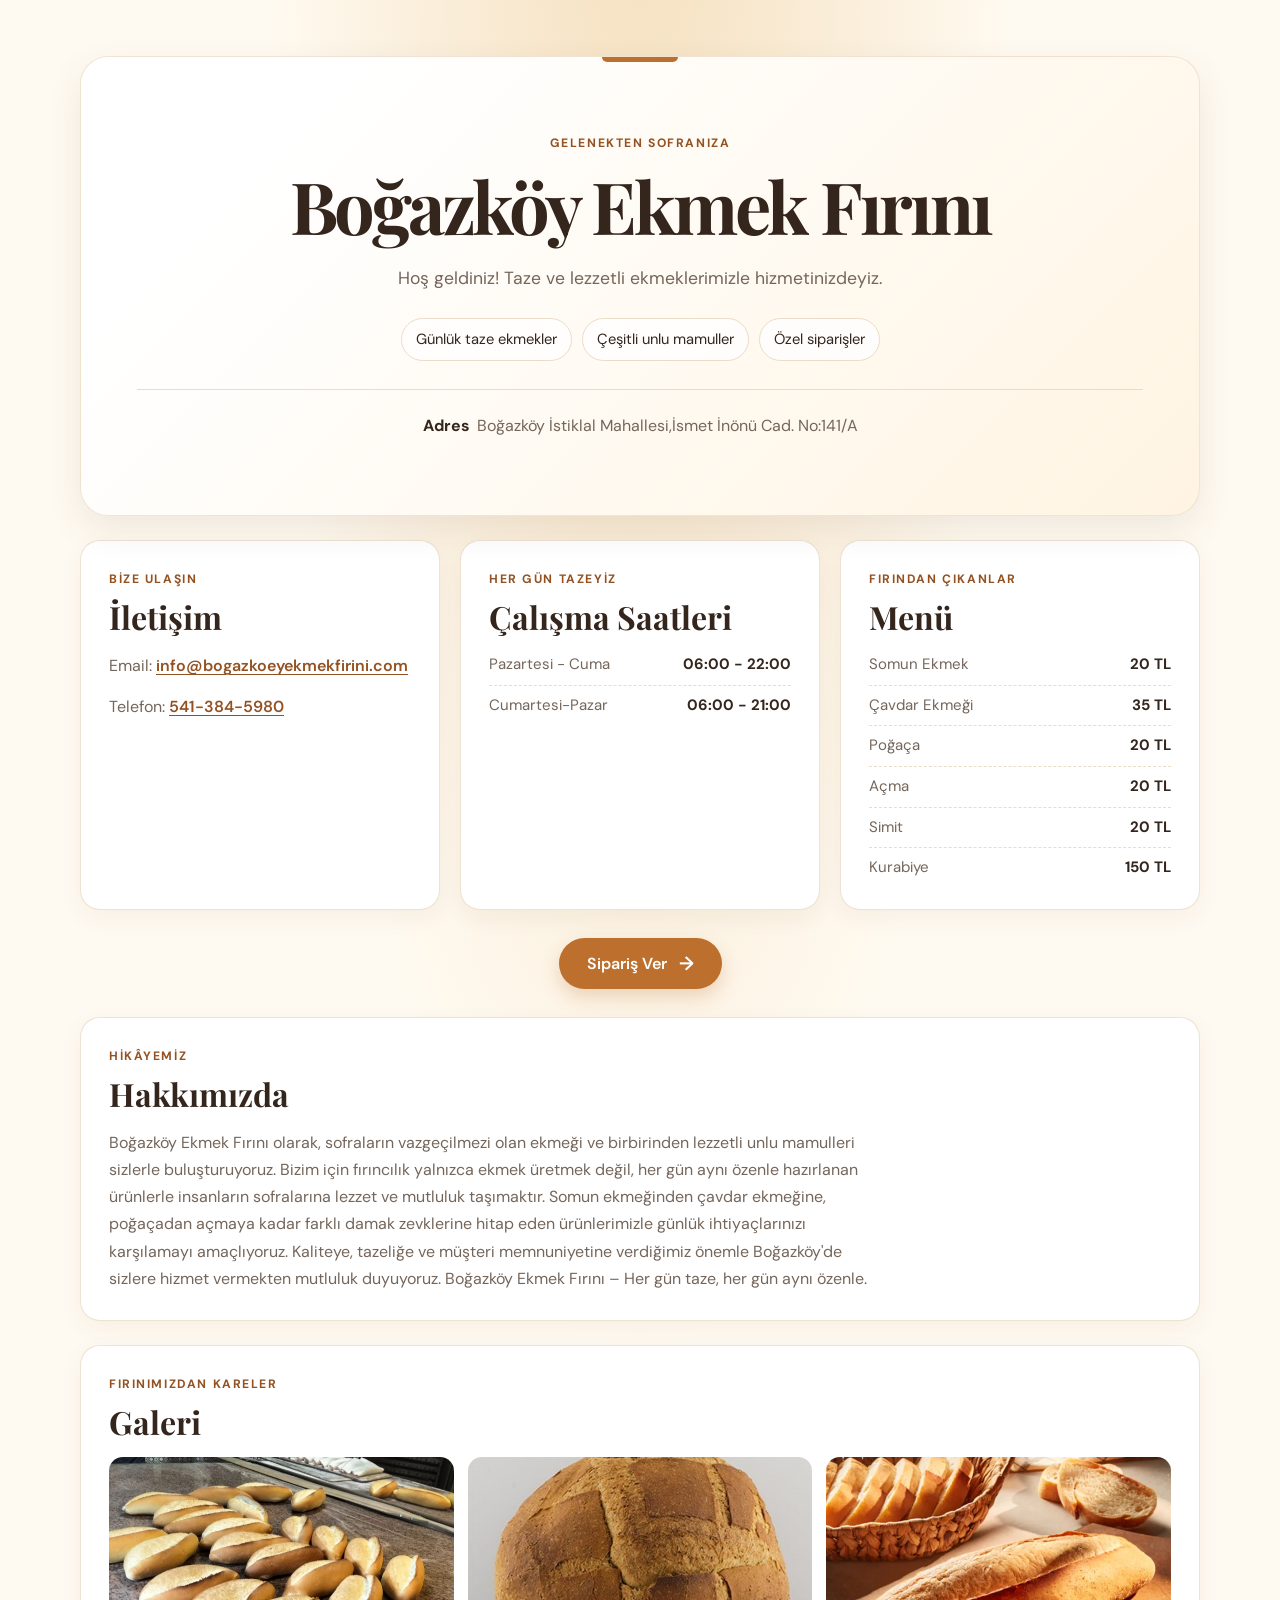
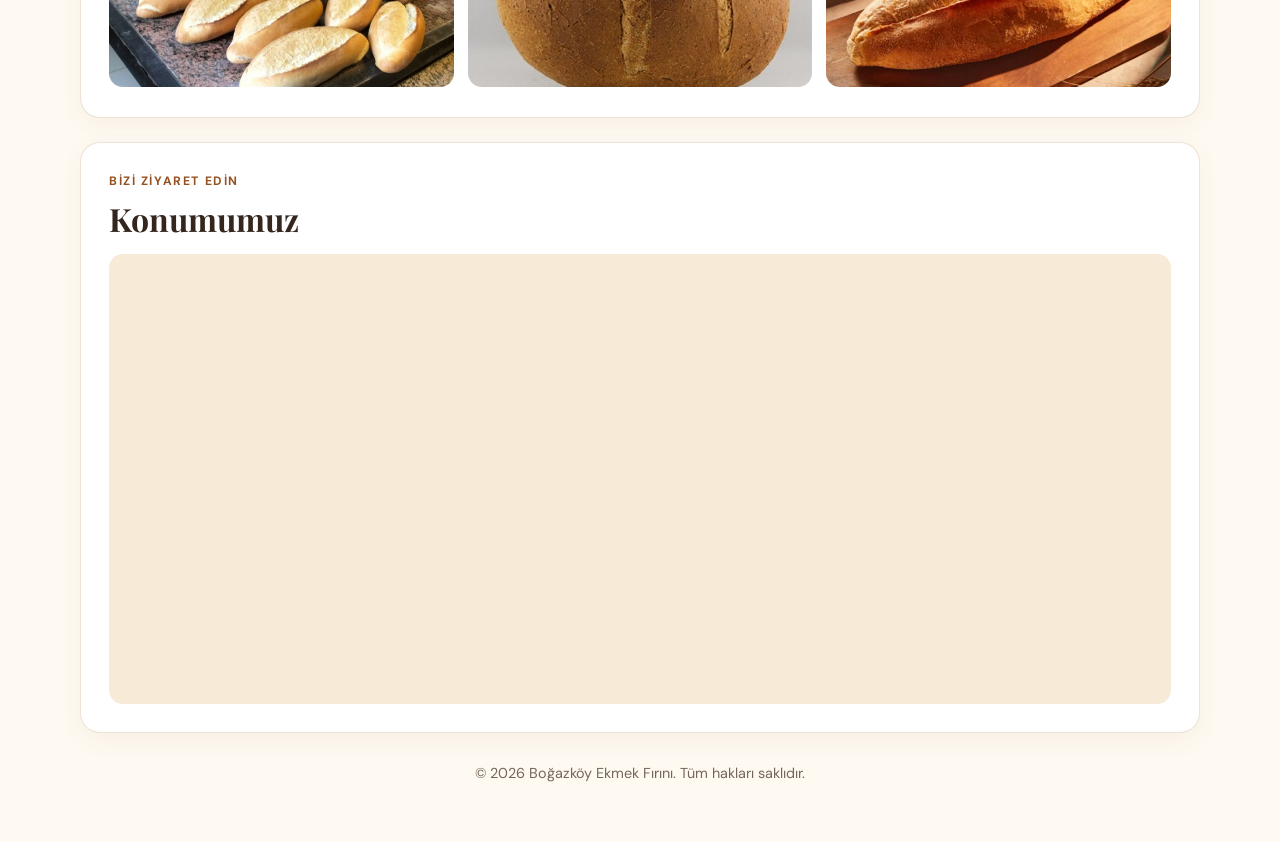
<file: index.html>
<!DOCTYPE html>
<html lang="tr">
<head>
    <meta charset="UTF-8">
    <meta name="viewport" content="width=device-width, initial-scale=1.0">
    <meta name="description" content="Boğazköy Ekmek Fırını - Günlük taze ekmekler ve unlu mamuller.">
    <meta name="theme-color" content="#fffaf1">
    <title>Boğazköy Ekmek Fırını</title>
    <link rel="preconnect" href="https://fonts.googleapis.com">
    <link rel="preconnect" href="https://fonts.gstatic.com" crossorigin>
    <link href="https://fonts.googleapis.com/css2?family=DM+Sans:wght@400;500;600;700&family=Playfair+Display:wght@600;700&display=swap" rel="stylesheet">
    <link rel="stylesheet" href="styles.css">
</head>
<body>
    <a class="skip-link" href="#main-content">İçeriğe geç</a>

    <div class="site-shell">
        <header class="hero">
            <p class="hero-label">Gelenekten sofranıza</p>
            <h1>Boğazköy Ekmek Fırını</h1>
            <p class="hero-intro">Hoş geldiniz! Taze ve lezzetli ekmeklerimizle hizmetinizdeyiz.</p>

            <ul class="hero-highlights" aria-label="Hizmetlerimiz">
                <li>Günlük taze ekmekler</li>
                <li>Çeşitli unlu mamuller</li>
                <li>Özel siparişler</li>
            </ul>

            <div class="hero-details">
                <p><span>Adres</span>Boğazköy İstiklal Mahallesi,İsmet İnönü Cad. No:141/A</p>
            </div>
        </header>

        <main id="main-content">
            <section class="info-grid" aria-label="Fırın bilgileri">
                <article class="card contact-card">
                    <p class="section-kicker">Bize ulaşın</p>
                    <h2>İletişim</h2>
                    <p>Email: <a href="mailto:info@bogazkoeyekmekfirini.com">info@bogazkoeyekmekfirini.com</a></p>
                    <p>Telefon: <a href="tel:+905413845980">541-384-5980</a></p>
                </article>

                <article class="card hours-card">
                    <p class="section-kicker">Her gün tazeyiz</p>
                    <h2>Çalışma Saatleri</h2>
                    <ul class="hours-list">
                        <li><span>Pazartesi - Cuma</span><strong>06:00 - 22:00</strong></li>
                        <li><span>Cumartesi-Pazar</span><strong>06:00 - 21:00</strong></li>

                    </ul>
                </article>

                <article class="card menu-card">
                    <p class="section-kicker">Fırından çıkanlar</p>
                    <h2>Menü</h2>
                    <ul class="menu-list">
                        <li><span>Somun Ekmek</span><strong>20 TL</strong></li>
                        <li><span>Çavdar Ekmeği</span><strong>35 TL</strong></li>
                        <li><span>Poğaça</span><strong>20 TL</strong></li>
                        <li><span>Açma</span><strong>20 TL</strong></li>
                        <li><span>Simit</span><strong>20 TL</strong></li>
                        <li><span>Kurabiye</span><strong>150 TL</strong></li>
                    </ul>
                </article>
            </section>

            <div class="order-area">
                <a href="siparis.html" class="order-button">Sipariş Ver <span aria-hidden="true">→</span></a>
            </div>

            <section class="card about-section">
                <p class="section-kicker">Hikâyemiz</p>
                <h2>Hakkımızda</h2>
                <p>Boğazköy Ekmek Fırını olarak, sofraların vazgeçilmezi olan ekmeği ve birbirinden lezzetli unlu mamulleri sizlerle buluşturuyoruz.

Bizim için fırıncılık yalnızca ekmek üretmek değil, her gün aynı özenle hazırlanan ürünlerle insanların sofralarına lezzet ve mutluluk taşımaktır.

Somun ekmeğinden çavdar ekmeğine, poğaçadan açmaya kadar farklı damak zevklerine hitap eden ürünlerimizle günlük ihtiyaçlarınızı karşılamayı amaçlıyoruz.

Kaliteye, tazeliğe ve müşteri memnuniyetine verdiğimiz önemle Boğazköy'de sizlere hizmet vermekten mutluluk duyuyoruz.

Boğazköy Ekmek Fırını – Her gün taze, her gün aynı özenle.</p>
            </section>

            <section class="card gallery-section">
                <div class="section-heading">
                    <div>
                        <p class="section-kicker">Fırınımızdan kareler</p>
                        <h2>Galeri</h2>
                    </div>
                </div>
                <div class="gallery-grid">
                    <img src="ekmek1.png" alt="Fırından taze çıkan ekmek" loading="lazy">
                    <img src="ekmek2.jpg" alt="Taze ekmek çeşitleri" loading="lazy">
                    <img src="ekmek3.jpg" alt="Günlük unlu mamuller" loading="lazy">
                </div>
            </section>

            <section class="card map-section">
                <p class="section-kicker">Bizi ziyaret edin</p>
                <h2>Konumumuz</h2>
                <div class="map-frame">
                    <iframe src="https://www.google.com/maps/embed?pb=!1m18!1m12!1m3!1d3002.8660962229555!2d28.770862176431745!3d41.181087708765695!2m3!1f0!2f0!3f0!3m2!1i1024!2i768!4f13.1!3m3!1m2!1s0x14caad024abc0ec3%3A0x481b52c6a14ab4de!2zQm_En2F6a8O2eSBFa21layBGxLFyxLFuxLE!5e0!3m2!1str!2str!4v1793452434830!5m2!1str!2str" width="600" height="450" style="border:0;" allowfullscreen="" loading="lazy" referrerpolicy="strict-origin-when-cross-origin"></iframe>
                </div>
            </section>
        </main>

        <footer class="site-footer">
            <p>&copy; 2026 Boğazköy Ekmek Fırını. Tüm hakları saklıdır.</p>
        </footer>
    </div>
</body>
</html>
</file>
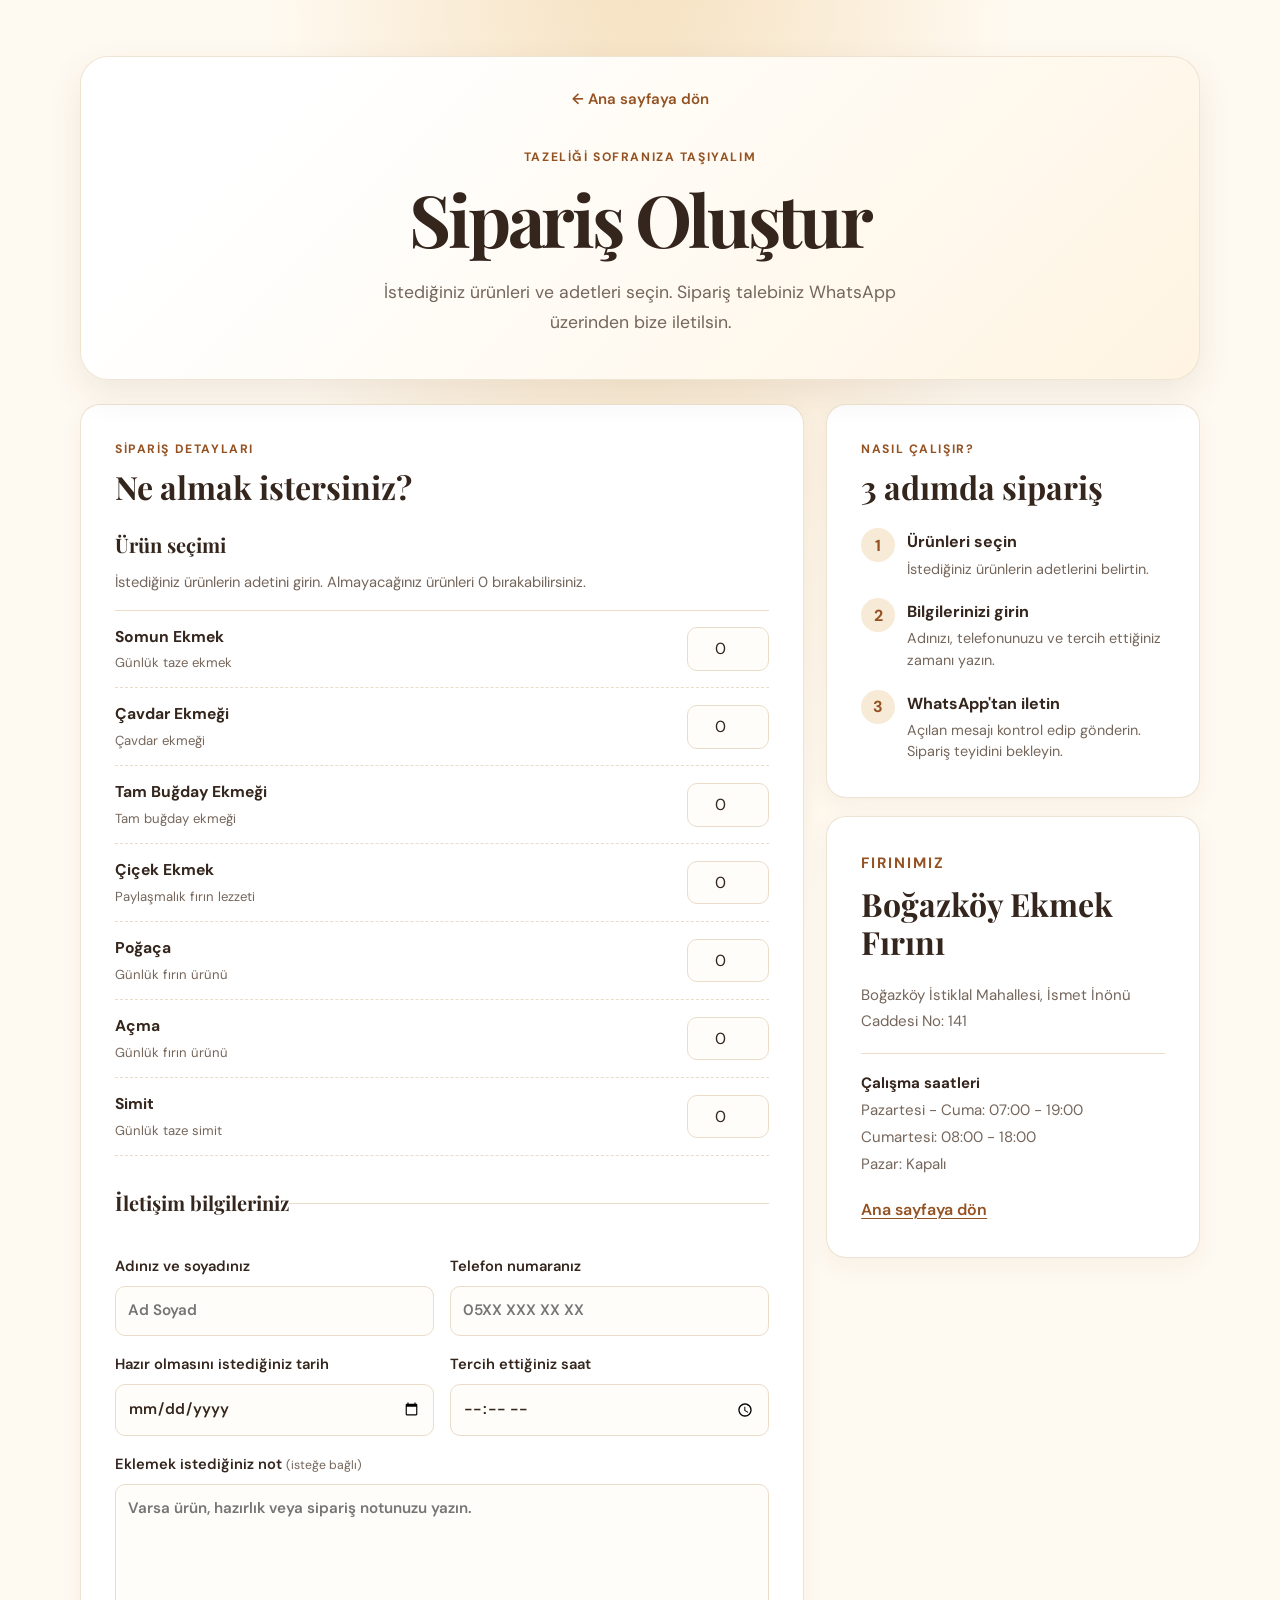
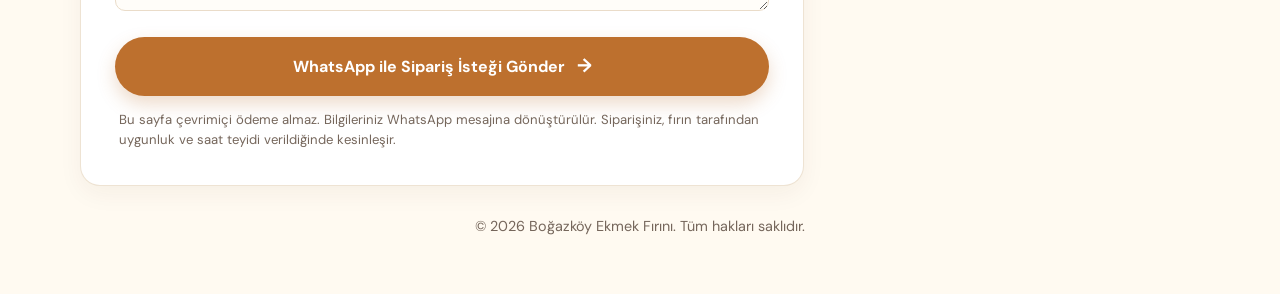
<file: siparis.html>
<!DOCTYPE html>
<html lang="tr">
<head>
    <meta charset="UTF-8">
    <meta name="viewport" content="width=device-width, initial-scale=1.0">
    <meta name="description" content="Boğazköy Ekmek Fırını için sipariş talebinizi oluşturun.">
    <meta name="theme-color" content="#fffaf1">
    <title>Sipariş Ver | Boğazköy Ekmek Fırını</title>

    <link rel="preconnect" href="https://fonts.googleapis.com">
    <link rel="preconnect" href="https://fonts.gstatic.com" crossorigin>

    <link href="https://fonts.googleapis.com/css2?family=DM+Sans:wght@400;500;600;700&family=Playfair+Display:wght@600;700&display=swap" rel="stylesheet">

    <link rel="stylesheet" href="styles.css">
</head>

<body>

<a class="skip-link" href="#main-content">İçeriğe geç</a>

<div class="site-shell">

    <header class="page-hero">

        <a class="back-link" href="index.html">← Ana sayfaya dön</a>

        <p class="hero-label">Tazeliği sofranıza taşıyalım</p>

        <h1>Sipariş Oluştur</h1>

        <p class="hero-intro">
            İstediğiniz ürünleri ve adetleri seçin.
            Sipariş talebiniz WhatsApp üzerinden bize iletilsin.
        </p>

    </header>


    <main id="main-content" class="order-layout">

        <section class="card order-form-card">

            <p class="section-kicker">Sipariş detayları</p>

            <h2>Ne almak istersiniz?</h2>


            <form id="orderForm" class="order-form">

                <fieldset class="product-fieldset">

                    <legend>Ürün seçimi</legend>

                    <p class="form-help">
                        İstediğiniz ürünlerin adetini girin.
                        Almayacağınız ürünleri 0 bırakabilirsiniz.
                    </p>


                    <div class="product-list">

                        <label class="product-row" for="somun">
                            <span>
                                <strong>Somun Ekmek</strong>
                                <small>Günlük taze ekmek</small>
                            </span>

                            <span class="quantity-control">
                                <span class="sr-only">Somun ekmek adedi</span>
                                <input id="somun" name="Somun Ekmek" type="number" min="0" max="99" value="0" inputmode="numeric">
                            </span>
                        </label>


                        <label class="product-row" for="cavdar">
                            <span>
                                <strong>Çavdar Ekmeği</strong>
                                <small>Çavdar ekmeği</small>
                            </span>

                            <span class="quantity-control">
                                <span class="sr-only">Çavdar ekmeği adedi</span>
                                <input id="cavdar" name="Çavdar Ekmeği" type="number" min="0" max="99" value="0" inputmode="numeric">
                            </span>
                        </label>


                        <label class="product-row" for="tam-bugday">
                            <span>
                                <strong>Tam Buğday Ekmeği</strong>
                                <small>Tam buğday ekmeği</small>
                            </span>

                            <span class="quantity-control">
                                <span class="sr-only">Tam buğday ekmeği adedi</span>
                                <input id="tam-bugday" name="Tam Buğday Ekmeği" type="number" min="0" max="99" value="0" inputmode="numeric">
                            </span>
                        </label>


                        <label class="product-row" for="cicek">
                            <span>
                                <strong>Çiçek Ekmek</strong>
                                <small>Paylaşmalık fırın lezzeti</small>
                            </span>

                            <span class="quantity-control">
                                <span class="sr-only">Çiçek ekmek adedi</span>
                                <input id="cicek" name="Çiçek Ekmek" type="number" min="0" max="99" value="0" inputmode="numeric">
                            </span>
                        </label>


                        <label class="product-row" for="pogaca">
                            <span>
                                <strong>Poğaça</strong>
                                <small>Günlük fırın ürünü</small>
                            </span>

                            <span class="quantity-control">
                                <span class="sr-only">Poğaça adedi</span>
                                <input id="pogaca" name="Poğaça" type="number" min="0" max="99" value="0" inputmode="numeric">
                            </span>
                        </label>


                        <label class="product-row" for="acma">
                            <span>
                                <strong>Açma</strong>
                                <small>Günlük fırın ürünü</small>
                            </span>

                            <span class="quantity-control">
                                <span class="sr-only">Açma adedi</span>
                                <input id="acma" name="Açma" type="number" min="0" max="99" value="0" inputmode="numeric">
                            </span>
                        </label>


                        <label class="product-row" for="simit">
                            <span>
                                <strong>Simit</strong>
                                <small>Günlük taze simit</small>
                            </span>

                            <span class="quantity-control">
                                <span class="sr-only">Simit adedi</span>
                                <input id="simit" name="Simit" type="number" min="0" max="99" value="0" inputmode="numeric">
                            </span>
                        </label>

                    </div>

                </fieldset>


                <fieldset class="customer-fieldset">

                    <legend>İletişim bilgileriniz</legend>

                    <div class="form-grid">

                        <label class="field" for="customerName">
                            <span>Adınız ve soyadınız</span>
                            <input id="customerName" name="customerName" type="text" autocomplete="name" placeholder="Ad Soyad" required maxlength="80">
                        </label>


                        <label class="field" for="customerPhone">
                            <span>Telefon numaranız</span>
                            <input id="customerPhone" name="customerPhone" type="tel" autocomplete="tel" placeholder="05XX XXX XX XX" required maxlength="20">
                        </label>


                        <label class="field" for="pickupDate">
                            <span>Hazır olmasını istediğiniz tarih</span>
                            <input id="pickupDate" name="pickupDate" type="date" required>
                        </label>


                        <label class="field" for="pickupTime">
                            <span>Tercih ettiğiniz saat</span>
                            <input id="pickupTime" name="pickupTime" type="time" required>
                        </label>

                    </div>


                    <label class="field note-field" for="orderNote">

                        <span>
                            Eklemek istediğiniz not
                            <small>(isteğe bağlı)</small>
                        </span>

                        <textarea id="orderNote" name="orderNote" rows="4" maxlength="500" placeholder="Varsa ürün, hazırlık veya sipariş notunuzu yazın."></textarea>

                    </label>

                </fieldset>


                <button class="submit-order-button" type="submit">
                    WhatsApp ile Sipariş İsteği Gönder
                    <span aria-hidden="true">→</span>
                </button>


                <p class="form-disclaimer">
                    Bu sayfa çevrimiçi ödeme almaz.
                    Bilgileriniz WhatsApp mesajına dönüştürülür.
                    Siparişiniz, fırın tarafından uygunluk ve saat teyidi verildiğinde kesinleşir.
                </p>

            </form>

        </section>



        <aside class="order-sidebar">

            <section class="card sidebar-card">

                <p class="section-kicker">Nasıl çalışır?</p>

                <h2>3 adımda sipariş</h2>

                <ol class="steps-list">

                    <li>
                        <span>1</span>
                        <div>
                            <strong>Ürünleri seçin</strong>
                            <p>İstediğiniz ürünlerin adetlerini belirtin.</p>
                        </div>
                    </li>

                    <li>
                        <span>2</span>
                        <div>
                            <strong>Bilgilerinizi girin</strong>
                            <p>Adınızı, telefonunuzu ve tercih ettiğiniz zamanı yazın.</p>
                        </div>
                    </li>

                    <li>
                        <span>3</span>
                        <div>
                            <strong>WhatsApp'tan iletin</strong>
                            <p>Açılan mesajı kontrol edip gönderin. Sipariş teyidini bekleyin.</p>
                        </div>
                    </li>

                </ol>

            </section>


            <section class="card sidebar-card address-card">

                <p class="section-kicker">Fırınımız</p>

                <h2>Boğazköy Ekmek Fırını</h2>

                <p>
                    Boğazköy İstiklal Mahallesi,
                    İsmet İnönü Caddesi No: 141
                </p>

                <p class="sidebar-hours">
                    <strong>Çalışma saatleri</strong><br>
                    Pazartesi - Cuma: 07:00 - 19:00<br>
                    Cumartesi: 08:00 - 18:00<br>
                    Pazar: Kapalı
                </p>

                <a class="text-link" href="index.html#main-content">
                    Ana sayfaya dön
                </a>

            </section>

        </aside>

    </main>


    <footer class="site-footer">

        <p>
            &copy; 2026 Boğazköy Ekmek Fırını.
            Tüm hakları saklıdır.
        </p>

    </footer>

</div>



<script>

    // WhatsApp işletme numarasını uluslararası formatta yazın.
    const WHATSAPP_NUMBER = "905XXXXXXXXX";


    const orderForm = document.getElementById("orderForm");

    const dateInput = document.getElementById("pickupDate");


    // Geçmiş tarihlerin seçilmesini önle.

    const today = new Date();

    const localToday = new Date(
        today.getTime() - today.getTimezoneOffset() * 60000
    )
    .toISOString()
    .split("T")[0];

    dateInput.min = localToday;


    orderForm.addEventListener("submit", (event) => {

        event.preventDefault();

        if (!orderForm.reportValidity()) return;


        if (!/^90\d{10}$/.test(WHATSAPP_NUMBER)) {

            alert("Lütfen WhatsApp işletme numarasını tanımlayın.");

            return;

        }


        const formData = new FormData(orderForm);

        const selectedProducts = [];


        const productNames = [
            "Somun Ekmek",
            "Çavdar Ekmeği",
            "Tam Buğday Ekmeği",
            "Çiçek Ekmek",
            "Poğaça",
            "Açma",
            "Simit"
        ];


        productNames.forEach((productName) => {

            const quantity = Number(formData.get(productName) || 0);

            if (quantity > 0) {

                selectedProducts.push(
                    `- ${productName}: ${quantity} adet`
                );

            }

        });


        if (selectedProducts.length === 0) {

            alert("Lütfen en az bir ürün için adet girin.");

            return;

        }


        const dateParts = String(
            formData.get("pickupDate")
        ).split("-");


        const formattedDate =
            `${dateParts[2]}.${dateParts[1]}.${dateParts[0]}`;


        const note = String(
            formData.get("orderNote") || ""
        ).trim();


        const message = [

            "Merhaba, Boğazköy Ekmek Fırını için sipariş talebim var.",

            "",

            `Ad Soyad: ${formData.get("customerName")}`,

            `Telefon: ${formData.get("customerPhone")}`,

            `Hazır olmasını istediğim tarih: ${formattedDate}`,

            `Tercih ettiğim saat: ${formData.get("pickupTime")}`,

            "",

            "Ürünler:",

            ...selectedProducts,

            note ? "" : null,

            note ? `Not: ${note}` : null

        ]
        .filter((line) => line !== null)
        .join("\n");


        const whatsappUrl =
            `https://wa.me/${WHATSAPP_NUMBER}?text=${encodeURIComponent(message)}`;


        const whatsappWindow = window.open(
            whatsappUrl,
            "_blank",
            "noopener,noreferrer"
        );


        if (!whatsappWindow) {

            window.location.href = whatsappUrl;

        }

    });

</script>

</body>
</html>
</file>
<file: styles.css>
:root {
    color-scheme: light;
    --ink: #34251d;
    --muted: #75665b;
    --cream: #fffaf1;
    --paper: #ffffff;
    --gold: #bd702e;
    --gold-dark: #945222;
    --line: #eadcc9;
    --soft-gold: #f7ead7;
    --shadow: 0 14px 36px rgb(75 47 24 / 9%);
    --card-shadow: 0 8px 24px rgb(75 47 24 / 5%);
}

* {
    box-sizing: border-box;
}

html {
    scroll-behavior: smooth;
}

body {
    min-width: 320px;
    margin: 0;
    padding: clamp(20px, 5vw, 56px) 20px;
    background:
        radial-gradient(ellipse at 50% -10%, #f5dfbd 0, transparent 42%),
        var(--cream);
    color: var(--ink);
    font-family: 'DM Sans', sans-serif;
    font-size: 16px;
    line-height: 1.7;
}

.site-shell {
    width: min(100%, 1120px);
    margin: 0 auto;
}

.skip-link {
    position: absolute;
    top: 12px;
    left: 12px;
    z-index: 10;
    padding: 9px 14px;
    border-radius: 8px;
    background: var(--ink);
    color: #fff;
    transform: translateY(-160%);
}

.skip-link:focus {
    transform: translateY(0);
}

h1,
h2 {
    margin: 0 0 14px;
    color: var(--ink);
    font-family: 'Playfair Display', Georgia, serif;
    line-height: 1.2;
}

h1 {
    max-width: 760px;
    margin: 0 auto 16px;
    font-size: clamp(2.35rem, 6.5vw, 4.5rem);
    letter-spacing: -0.045em;
}

h2 {
    font-size: clamp(1.55rem, 3vw, 2rem);
}

p {
    margin: 0 0 14px;
    color: var(--muted);
}

.hero {
    position: relative;
    overflow: hidden;
    padding: clamp(42px, 7vw, 76px) clamp(22px, 5vw, 56px);
    border: 1px solid rgb(234 220 201 / 75%);
    border-radius: 28px;
    background: linear-gradient(135deg, #fff 18%, #fff4e2 100%);
    box-shadow: var(--shadow);
    text-align: center;
}

.hero::before {
    position: absolute;
    top: 0;
    left: 50%;
    width: 76px;
    height: 5px;
    border-radius: 0 0 8px 8px;
    background: var(--gold);
    content: '';
    transform: translateX(-50%);
}

.hero-label,
.section-kicker {
    margin: 0 0 8px;
    color: var(--gold-dark);
    font-size: 0.76rem;
    font-weight: 700;
    letter-spacing: 0.13em;
    text-transform: uppercase;
}

.hero-intro {
    max-width: 580px;
    margin: 0 auto 24px;
    font-size: 1.1rem;
}

.hero-highlights {
    display: flex;
    flex-wrap: wrap;
    justify-content: center;
    gap: 10px;
    margin: 0 0 28px;
    padding: 0;
    list-style: none;
}

.hero-highlights li {
    padding: 8px 14px;
    border: 1px solid var(--line);
    border-radius: 999px;
    background: rgb(255 255 255 / 78%);
    color: var(--ink);
    font-size: 0.92rem;
}

.hero-details {
    display: flex;
    flex-wrap: wrap;
    justify-content: center;
    gap: 8px 32px;
    padding-top: 22px;
    border-top: 1px solid var(--line);
}

.hero-details p {
    margin: 0;
}

.hero-details span {
    margin-right: 7px;
    color: var(--ink);
    font-weight: 700;
}

main {
    display: block;
}

.info-grid {
    display: grid;
    grid-template-columns: repeat(3, minmax(0, 1fr));
    align-items: stretch;
    gap: 20px;
    margin-top: 24px;
}

.card {
    min-width: 0;
    padding: 28px;
    border: 1px solid rgb(234 220 201 / 80%);
    border-radius: 20px;
    background: var(--paper);
    box-shadow: var(--card-shadow);
}

.info-grid .card {
    min-height: 220px;
}

.card h2 {
    margin-bottom: 16px;
}

.contact-card p:last-child,
.about-section p:last-child {
    margin-bottom: 0;
}

a {
    color: var(--gold-dark);
    font-weight: 600;
    text-decoration-thickness: 1px;
    text-underline-offset: 3px;
    overflow-wrap: anywhere;
}

a:hover {
    color: var(--gold);
}

.hours-list,
.menu-list {
    margin: 0;
    padding: 0;
    list-style: none;
}

.hours-list li,
.menu-list li {
    display: flex;
    justify-content: space-between;
    gap: 12px;
    padding: 7px 0;
    border-bottom: 1px dashed var(--line);
    color: var(--muted);
    font-size: 0.94rem;
}

.hours-list li:first-child,
.menu-list li:first-child {
    padding-top: 0;
}

.hours-list li:last-child,
.menu-list li:last-child {
    padding-bottom: 0;
    border-bottom: 0;
}

.hours-list strong,
.menu-list strong {
    flex-shrink: 0;
    color: var(--ink);
    font-weight: 700;
}

.order-area {
    display: flex;
    justify-content: center;
    margin: 28px 0;
}

.order-button {
    display: inline-flex;
    align-items: center;
    justify-content: center;
    gap: 12px;
    min-height: 50px;
    padding: 12px 28px;
    border-radius: 999px;
    background: var(--gold);
    box-shadow: 0 8px 18px rgb(189 112 46 / 25%);
    color: #fff;
    text-decoration: none;
    transition: background 160ms ease, transform 160ms ease, box-shadow 160ms ease;
}

.order-button:hover {
    background: var(--gold-dark);
    box-shadow: 0 10px 22px rgb(148 82 34 / 25%);
    color: #fff;
    transform: translateY(-2px);
}

.order-button span {
    font-size: 1.2rem;
    line-height: 1;
}

.about-section,
.gallery-section,
.map-section {
    margin-top: 24px;
}

.about-section p:last-child {
    max-width: 780px;
}

.gallery-section {
    padding-bottom: 30px;
}

.gallery-grid {
    display: grid;
    grid-template-columns: repeat(3, minmax(0, 1fr));
    gap: 14px;
}

.gallery-grid img {
    display: block;
    width: 100%;
    height: 230px;
    border-radius: 14px;
    background: var(--soft-gold);
    object-fit: cover;
}

.map-frame {
    overflow: hidden;
    border-radius: 14px;
    background: var(--soft-gold);
}

.map-frame iframe {
    display: block;
    width: 100%;
    min-height: 360px;
    border: 0;
}

.site-footer {
    padding: 28px 12px 0;
    text-align: center;
}

.site-footer p {
    margin: 0;
    font-size: 0.9rem;
}

:focus-visible {
    outline: 3px solid #d99a5c;
    outline-offset: 4px;
}

@media (max-width: 850px) {
    .info-grid {
        grid-template-columns: repeat(2, minmax(0, 1fr));
    }

    .menu-card {
        grid-column: 1 / -1;
        min-height: auto !important;
    }

    .menu-list {
        display: grid;
        grid-template-columns: repeat(2, minmax(0, 1fr));
        column-gap: 24px;
    }
}

@media (max-width: 600px) {
    body {
        padding: 16px 12px;
    }

    .hero {
        padding: 50px 20px 30px;
        border-radius: 22px;
    }

    .hero-details {
        flex-direction: column;
        gap: 8px;
    }

    .info-grid {
        grid-template-columns: 1fr;
        gap: 14px;
        margin-top: 14px;
    }

    .info-grid .card,
    .menu-card {
        grid-column: auto;
        min-height: 0 !important;
    }

    .card {
        padding: 24px 20px;
        border-radius: 17px;
    }

    .menu-list {
        display: block;
    }

    .about-section,
    .gallery-section,
    .map-section {
        margin-top: 14px;
    }

    .gallery-grid {
        grid-template-columns: 1fr;
    }

    .gallery-grid img {
        height: 220px;
    }

    .map-frame iframe {
        min-height: 280px;
    }
}

@media (prefers-reduced-motion: reduce) {
    html {
        scroll-behavior: auto;
    }

    *,
    *::before,
    *::after {
        transition-duration: 0.01ms !important;
    }
}

/* Sipariş sayfası */
.page-hero {
    position: relative;
    padding: 28px clamp(22px, 5vw, 56px) 42px;
    border: 1px solid rgb(234 220 201 / 75%);
    border-radius: 28px;
    background: linear-gradient(135deg, #fff 18%, #fff4e2 100%);
    box-shadow: var(--shadow);
    text-align: center;
}

.back-link {
    display: inline-block;
    margin-bottom: 34px;
    color: var(--gold-dark);
    font-size: 0.94rem;
    text-decoration: none;
}

.back-link:hover,
.text-link:hover {
    text-decoration: underline;
}

.page-hero .hero-intro {
    margin-bottom: 0;
}

.order-layout {
    display: grid;
    grid-template-columns: minmax(0, 1.55fr) minmax(260px, 0.8fr);
    align-items: start;
    gap: 22px;
    margin-top: 24px;
}

.order-form-card,
.sidebar-card {
    padding: clamp(22px, 3.5vw, 34px);
}

.order-form-card h2,
.sidebar-card h2 {
    margin-bottom: 22px;
}

.order-form fieldset {
    min-width: 0;
    margin: 0;
    padding: 0;
    border: 0;
}

.order-form fieldset + fieldset {
    margin-top: 30px;
    padding-top: 26px;
    border-top: 1px solid var(--line);
}

.order-form legend {
    margin-bottom: 8px;
    padding: 0;
    color: var(--ink);
    font-family: 'Playfair Display', Georgia, serif;
    font-size: 1.25rem;
    font-weight: 700;
}

.form-help {
    margin-bottom: 14px;
    font-size: 0.92rem;
}

.product-list {
    border-top: 1px solid var(--line);
}

.product-row {
    display: flex;
    align-items: center;
    justify-content: space-between;
    gap: 18px;
    padding: 13px 0;
    border-bottom: 1px dashed var(--line);
    cursor: pointer;
}

.product-row > span:first-child {
    display: grid;
    gap: 2px;
}

.product-row strong {
    color: var(--ink);
    font-size: 0.98rem;
}

.product-row small {
    color: var(--muted);
    font-size: 0.82rem;
}

.quantity-control input {
    width: 82px;
    min-height: 42px;
    padding: 7px 10px;
    border: 1px solid var(--line);
    border-radius: 10px;
    background: #fffdf9;
    color: var(--ink);
    font: inherit;
    text-align: center;
}

.form-grid {
    display: grid;
    grid-template-columns: repeat(2, minmax(0, 1fr));
    gap: 16px;
}

.field {
    display: grid;
    gap: 7px;
    color: var(--ink);
    font-size: 0.92rem;
    font-weight: 600;
}

.field > span small {
    color: var(--muted);
    font-weight: 400;
}

.field input,
.field textarea {
    width: 100%;
    min-width: 0;
    padding: 11px 12px;
    border: 1px solid var(--line);
    border-radius: 10px;
    background: #fffdf9;
    color: var(--ink);
    font: inherit;
    font-size: 0.95rem;
}

.field input {
    min-height: 46px;
}

.field textarea {
    min-height: 112px;
    resize: vertical;
}

.field input:focus,
.field textarea:focus,
.quantity-control input:focus {
    border-color: var(--gold);
    outline: 3px solid rgb(189 112 46 / 15%);
}

.note-field {
    margin-top: 16px;
}

.submit-order-button {
    display: flex;
    align-items: center;
    justify-content: center;
    gap: 12px;
    width: 100%;
    min-height: 54px;
    margin-top: 26px;
    padding: 13px 20px;
    border: 0;
    border-radius: 999px;
    background: var(--gold);
    box-shadow: 0 8px 18px rgb(189 112 46 / 25%);
    color: #fff;
    font: inherit;
    font-weight: 700;
    cursor: pointer;
    transition: background 160ms ease, transform 160ms ease;
}

.submit-order-button:hover {
    background: var(--gold-dark);
    transform: translateY(-2px);
}

.submit-order-button span {
    font-size: 1.2rem;
}

.form-disclaimer {
    margin: 14px 4px 0;
    font-size: 0.82rem;
    line-height: 1.55;
}

.order-sidebar {
    display: grid;
    gap: 18px;
}

.steps-list {
    display: grid;
    gap: 18px;
    margin: 0;
    padding: 0;
    list-style: none;
}

.steps-list li {
    display: grid;
    grid-template-columns: 34px 1fr;
    align-items: start;
    gap: 12px;
}

.steps-list li > span {
    display: grid;
    width: 34px;
    height: 34px;
    place-items: center;
    border-radius: 50%;
    background: var(--soft-gold);
    color: var(--gold-dark);
    font-weight: 700;
}

.steps-list strong {
    color: var(--ink);
}

.steps-list p {
    margin: 3px 0 0;
    font-size: 0.9rem;
    line-height: 1.5;
}

.address-card p {
    font-size: 0.94rem;
}

.address-card .sidebar-hours {
    margin-top: 18px;
    padding-top: 16px;
    border-top: 1px solid var(--line);
    line-height: 1.8;
}

.address-card .sidebar-hours strong {
    color: var(--ink);
}

.text-link {
    display: inline-block;
    margin-top: 4px;
}

.sr-only {
    position: absolute;
    overflow: hidden;
    width: 1px;
    height: 1px;
    padding: 0;
    border: 0;
    clip: rect(0, 0, 0, 0);
    white-space: nowrap;
    clip-path: inset(50%);
}

@media (max-width: 850px) {
    .order-layout {
        grid-template-columns: 1fr;
    }

    .order-sidebar {
        grid-template-columns: repeat(2, minmax(0, 1fr));
    }
}

@media (max-width: 600px) {
    .page-hero {
        padding: 22px 20px 32px;
        border-radius: 22px;
    }

    .back-link {
        margin-bottom: 28px;
    }

    .order-layout {
        gap: 14px;
        margin-top: 14px;
    }

    .order-form-card,
    .sidebar-card {
        padding: 24px 20px;
    }

    .form-grid,
    .order-sidebar {
        grid-template-columns: 1fr;
    }

    .product-row {
        gap: 10px;
    }

    .quantity-control input {
        width: 72px;
    }

    .submit-order-button {
        border-radius: 16px;
    }
}


.menu-note {
    margin: 12px 0 0;
    font-size: 0.83rem;
}
</file>
